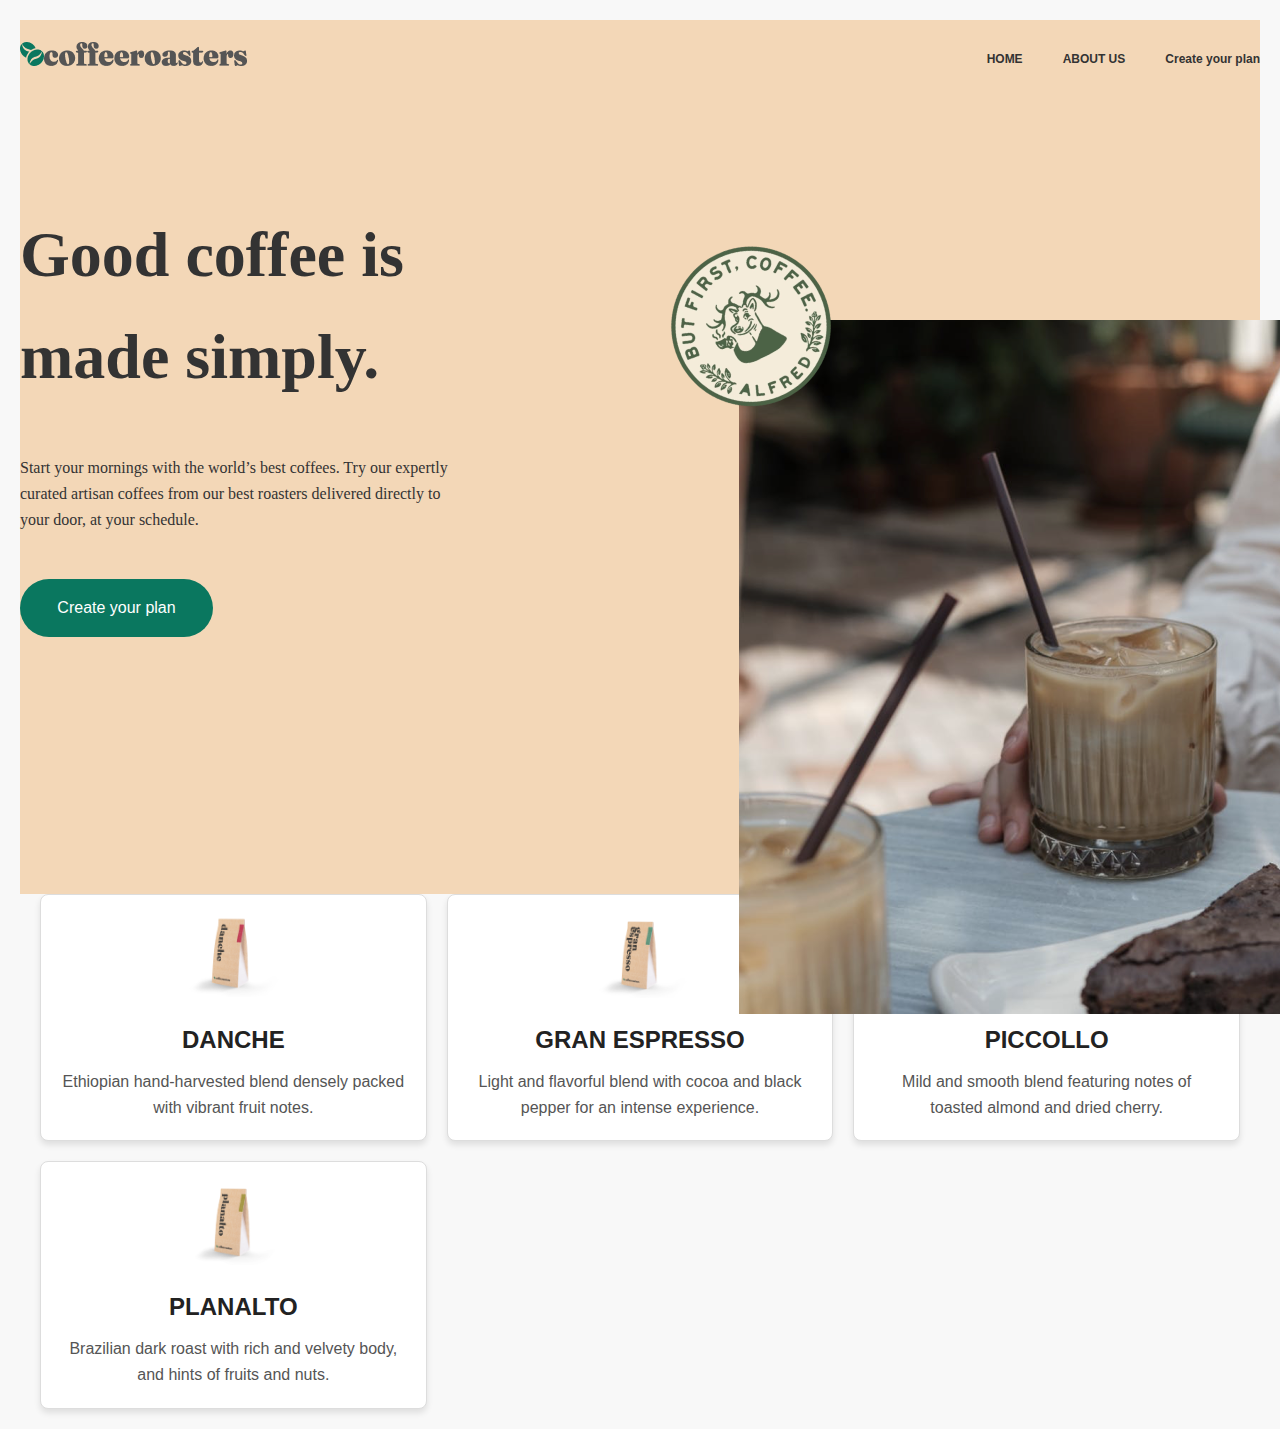
<file: index.html>
<!DOCTYPE html>
<html lang="en">
<head>
    <meta charset="UTF-8">
    <meta name="viewport" content="width=device-width, initial-scale=1.0">
    <title>Document</title>
    <link rel="stylesheet" href="./main.css">
</head>
<body>
    
    
    <header class="header">
        <div class="container">
            <nav class="header__nav">
                <a href="./index.html">
                    <img src="/images/log1.png" alt="">
                </a>
                <ul class="header__list">
                    <li class="header__item">
                        <a class="header__link" href="./about.html">HOME</a>
                    </li>
                    <li class="header__item">
                        <a class="header__link" href="">ABOUT US</a>
                    </li>
                    <li class="header__item">
                        <a class="header__link" href="">Create your plan</a>
                    </li>
                </ul>
            </nav>
        </div>
    </header>

    <main>
        <section class="hero">
            <div class="container">
                <div class="hero__wrapper">
                    <div class="text__box">
                        <h1 class="title">Good coffee is made simply.</h1>
                        <p class="hero__title">
                            Start your mornings with the world’s best coffees. Try our expertly curated artisan coffees from our best roasters delivered directly to your door, at your schedule.
                        </p>
                        <button class="btn">Create your plan</button>
                    </div>
                    <div class="img">
                        <img class="img1" src="./images/bgrasm.png" alt="">
                        <img class="img2" src="./images/dumaloq.png" alt="">
                    </div>
                </div>
            </div>
        </section>
    </main>
    
    













    <div class="container___2">
        <div class="product">
          <img src="./images/qop.png" alt="Danche Coffee" class="product-image">
          <h2 class="product-title">DANCHE</h2>
          <p class="product-description">Ethiopian hand-harvested blend densely packed with vibrant fruit notes.</p>
        </div>
        <div class="product">
          <img src="./images/kopi1 copy (1).png" alt="Gran Espresso Coffee" class="product-image">
          <h2 class="product-title">GRAN ESPRESSO</h2>
          <p class="product-description">Light and flavorful blend with cocoa and black pepper for an intense experience.</p>
        </div>
        <div class="product">
          <img src="./images/kopi3 (1).png" alt="Piccollo Coffee" class="product-image">
          <h2 class="product-title">PICCOLLO</h2>
          <p class="product-description">Mild and smooth blend featuring notes of toasted almond and dried cherry.</p>
        </div>
        <div class="product">
          <img src="./images/kopi2 (1).png" alt="Planalto Coffee" class="product-image">
          <h2 class="product-title">PLANALTO</h2>
          <p class="product-description">Brazilian dark roast with rich and velvety body, and hints of fruits and nuts.</p>
        </div>
      </div>



</body>
</html>
</file>
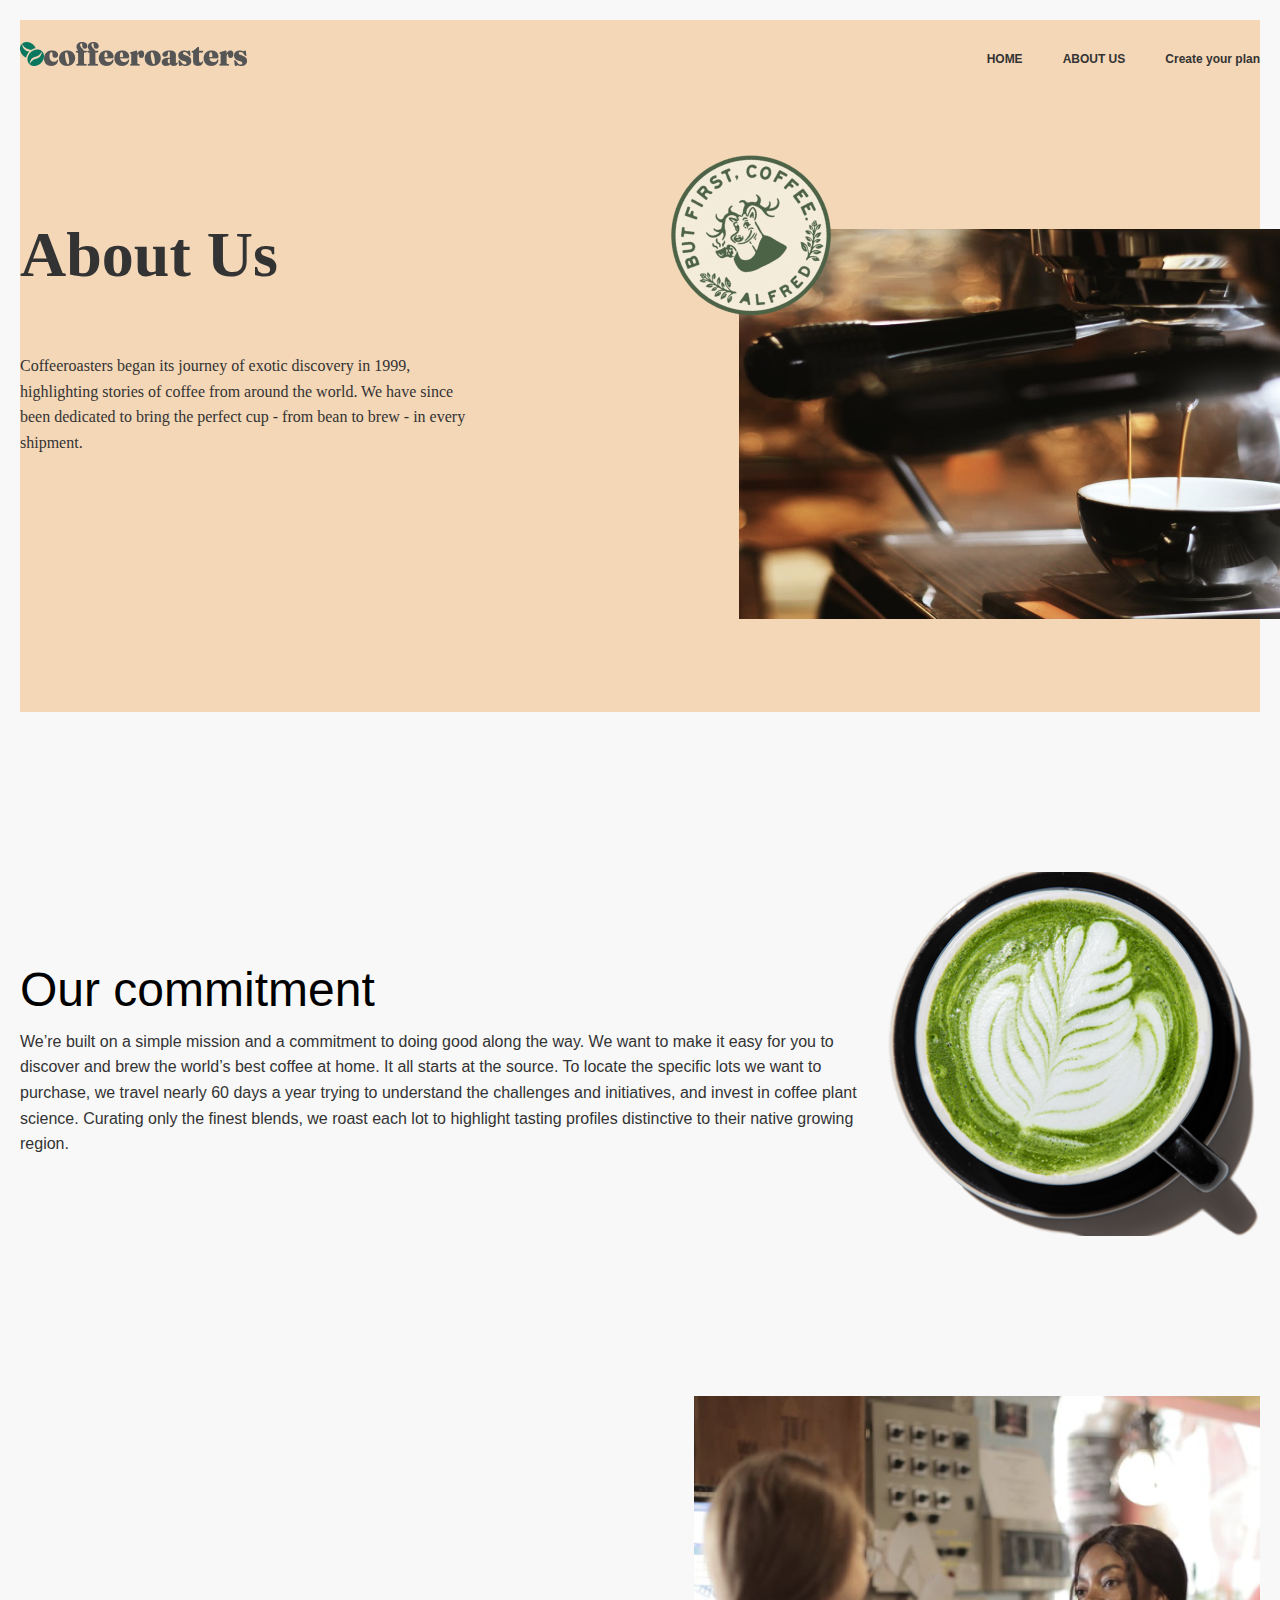
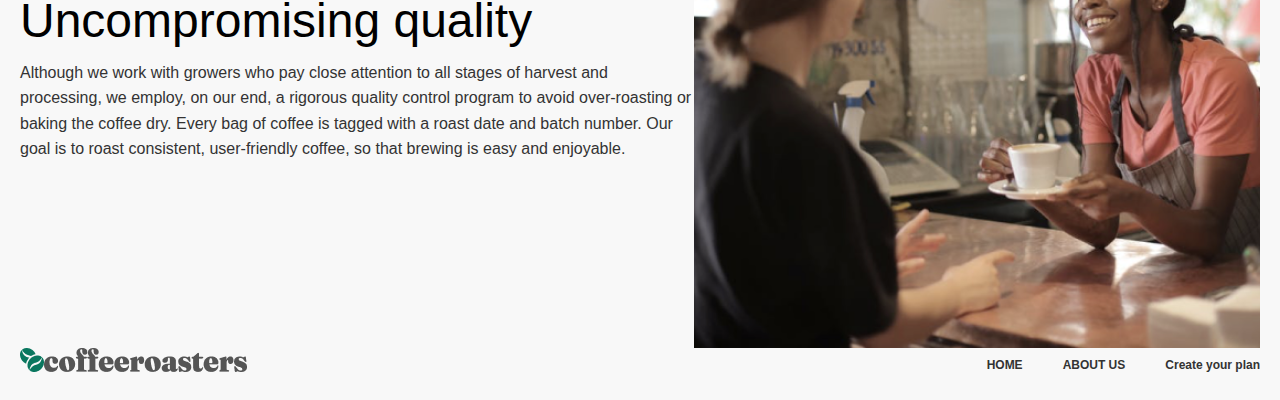
<file: about.html>
<!DOCTYPE html>
<html lang="en">
<head>
    <meta charset="UTF-8">
    <meta name="viewport" content="width=device-width, initial-scale=1.0">
    <title>Document</title>
    <link rel="stylesheet" href="./main.css">
</head>
<body>
    <header class="header">
        <div class="container">
            <nav class="header__nav">
                <a href="./index.html">
                    <img src="/images/log1.png" alt="">
                </a>
                <ul class="header__list">
                    <li class="header__item">
                        <a class="header__link" href="">HOME</a>
                    </li>
                    <li class="header__item">
                        <a class="header__link" href="./index.html">ABOUT US</a>
                    </li>
                    <li class="header__item">
                        <a class="header__link" href="">Create your plan</a>
                    </li>
                </ul>
            </nav>
        </div>
    </header>


    <main>
        <section class="hero">
            <div class="container">
                <div class="hero__wrapper">
                    <div class="text__box">
                        <h1 class="title">About Us</h1>
                        <p class="hero__title">
                            Coffeeroasters began its journey of exotic discovery in 1999, highlighting stories of coffee from around the world. We have since been dedicated to bring the perfect cup - from bean to brew - in every shipment.
                        </p>
                        
                    </div>
                    <div class="img">
                        <img class="img1" src="./images/Rectangle 679 (1).png" alt="">
                        <img class="img2" src="./images/dumaloq.png" alt="">
                    </div>
                </div>
            </div>
        </section>
        <section class="hero1">
            <div class="container" >
        <div class="wrapper">
    <div class="text">
    <h1 class="h1">Our commitment</h1>
    <p>We’re built on a simple mission and a commitment to doing good along the way. We want to make it easy for you to discover and brew the world’s best coffee at home. It all starts at the source. To locate the specific lots we want to purchase, we travel nearly 60 days a year trying to understand the challenges and  initiatives, and invest in coffee plant science. Curating only the finest blends, we roast each lot to highlight tasting profiles distinctive to their native growing region. </p>

    </div>
    <img src="./images/cup-6 1.png" alt="">
        </div>
        </div>
        </section>





        <section class="hero1">
            <div class="container" >
        <div class="wrapper">
    <div class="text">
    <h2 class="h1">Uncompromising quality</h2>
    <p>Although we work with growers who pay close attention to all stages of harvest and processing, we employ, on our end, a rigorous quality control program to avoid over-roasting or baking the coffee dry. Every bag of coffee is tagged with a roast date and batch number. Our goal is to roast consistent, user-friendly coffee, so that brewing is easy and enjoyable.</p>

    </div>
    <img class="img__about" src="./images/Rectangle 681.png" alt="">
        </div>
        </div>
        </section>
    </main>
    
    <footer>
        <div class="container">
            <nav class="header__nav">
                <a href="./index.html">
                    <img src="/images/log1.png" alt="">
                </a>
                <ul class="header__list">
                    <li class="header__item">
                        <a class="header__link" href="">HOME</a>
                    </li>
                    <li class="header__item">
                        <a class="header__link" href="./index.html">ABOUT US</a>
                    </li>
                    <li class="header__item">
                        <a class="header__link" href="">Create your plan</a>
                    </li>
                </ul>
            </nav>
        </div>
    </footer>


</body>
</html>
</file>
<file: main.css>
*{
    margin: 0;
    padding: 0;
    box-sizing: border-box;
    list-style: none;
    text-decoration: none;
}
.header{
    padding-top: 22px;
    background-color: #F3D7B7;
}
.container{
    max-width: 1340px;
    width: 100%;
    margin: 0 auto;
}
.header__nav{
    display: flex;
    justify-content: space-between;
    align-items: center;
}
.header__list{
    display: flex;
    align-items: center;
    gap: 40px;
}
.header__link{
    color: #333333;
    font-size: 12px;
    font-weight: 700;
    transition: 0.5s ease-in-out;
}
.header__link:hover{
    color: red;
}
.hero{
    background-color: #F3D7B7;
    position: relative;
}
.hero__wrapper{
    position: relative;
    display: flex;
    align-items: center;
    padding-top: 130px;
    padding-bottom: 257px;
}
.text__box{
    width: 447px;
}
.title{
    font-family: "Roboto";
    font-weight: 700;
    font-size: 64px;
}
.hero__title{
    margin-top: 47px;
    font-size: 16px;
    font-weight: 400;
    font-family: "Roboto";
}
.btn{
    width: 193px;
    padding: 20px;
    border: none;
    margin-top: 47px;
    border-radius: 100px;
    background-color: #0A775F;
    font-weight: 500;
    font-size: 16px;
    color: #FFFFFF;
}
.img{
    position: relative;
}
.img1{
    position: absolute;
    top: -100px;
    left: 272px;
}
.img2{
    position: absolute;
    left: 178px;
    top: -200px;
    animation-name: bot;
    animation-duration: 5s;
    animation-iteration-count: infinite;
    ani

}
0%{
    transform: rotate: (0deg);
}
100%{
    transform: rotate: (360deg); 
}
.hero1{
    margin-top: 160px
}
.wrapper{
display: flex;
align-items: center;
justify-content: space-between;
}


.h1{
    font-size: 48px;
    font-weight: 400;
    color: black;
}
.p{
    margin-top: 64px;
    font-size: 18px;
    font-weight: 400;
    color: #333333;
}
.hero2








.img__about{
    /* position: absolute;
    top: -100px;
    left: 272px; */
    
}














* {
    margin: 0;
    padding: 0;
    box-sizing: border-box;
  }
  
  body {
    font-family: Arial, sans-serif;
    background-color: #f8f8f8;
    color: #333;
    line-height: 1.6;
    padding: 20px;
  }
  
  .container___2 {
    display: grid;
    grid-template-columns: repeat(auto-fit, minmax(300px, 1fr));
    gap: 20px;
    max-width: 1200px;
    margin: 0 auto;
  }
  
  .product {
    background: #fff;
    border: 1px solid #ddd;
    border-radius: 8px;
    text-align: center;
    padding: 20px;
    box-shadow: 0 4px 6px rgba(0, 0, 0, 0.1);
  }
  
  .product-image {
    width: 100px;
    margin-bottom: 15px;
  }
  
  .product-title {
    font-size: 1.5rem;
    color: #222;
    margin-bottom: 10px;
  }
  
  .product-description {
    font-size: 1rem;
    color: #555;
  }
</file>
